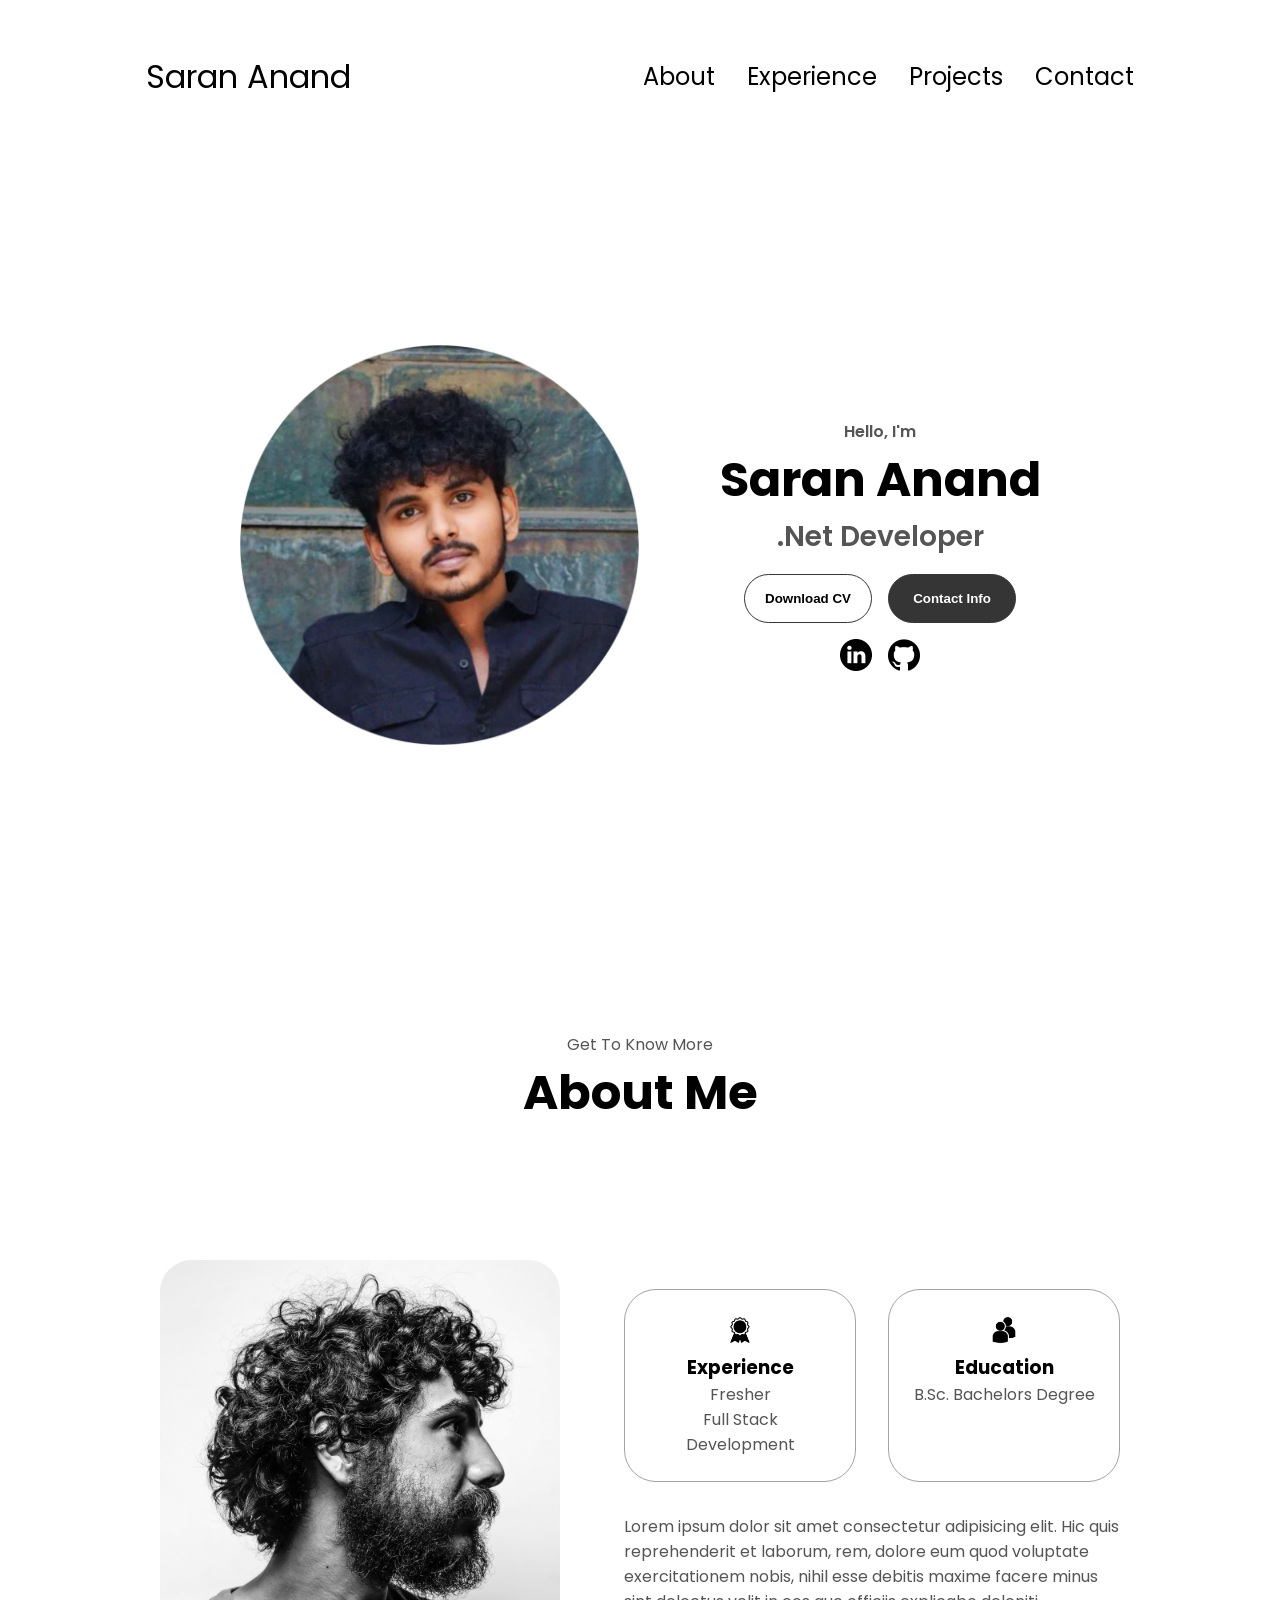
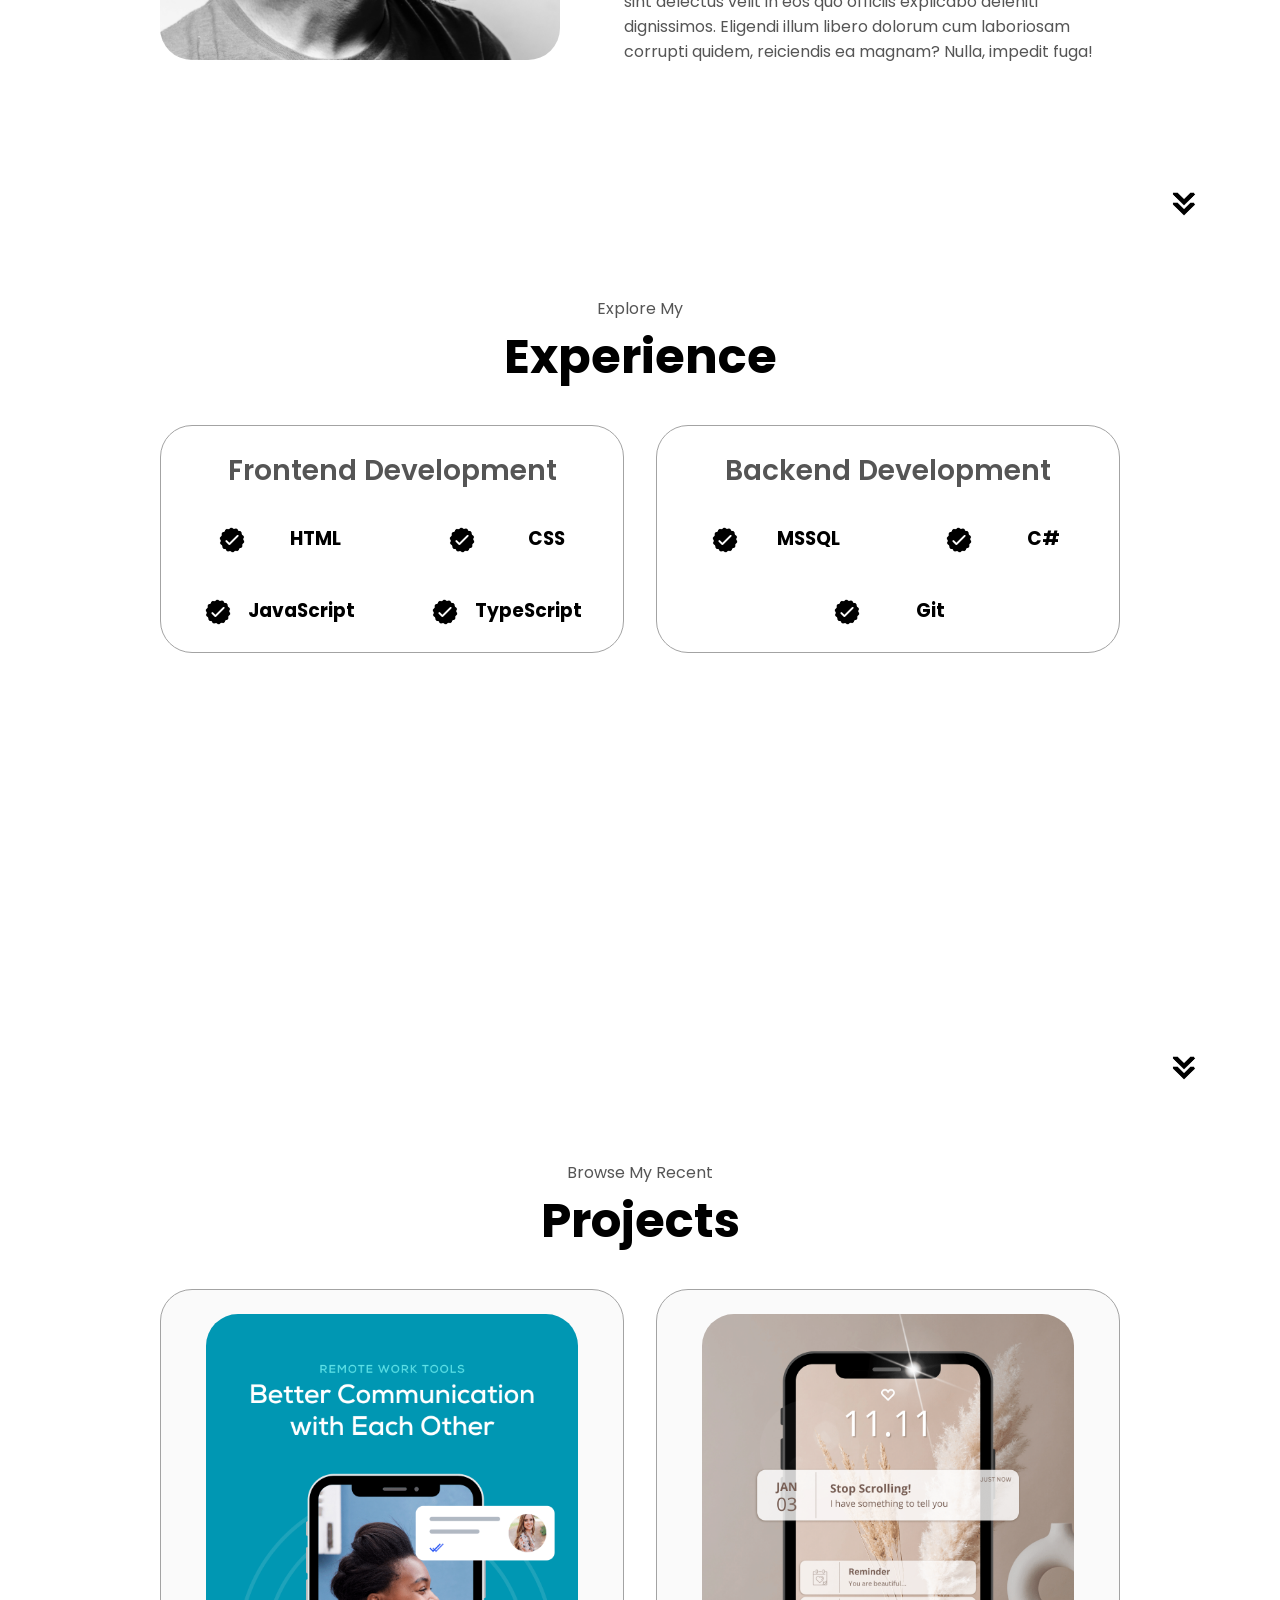
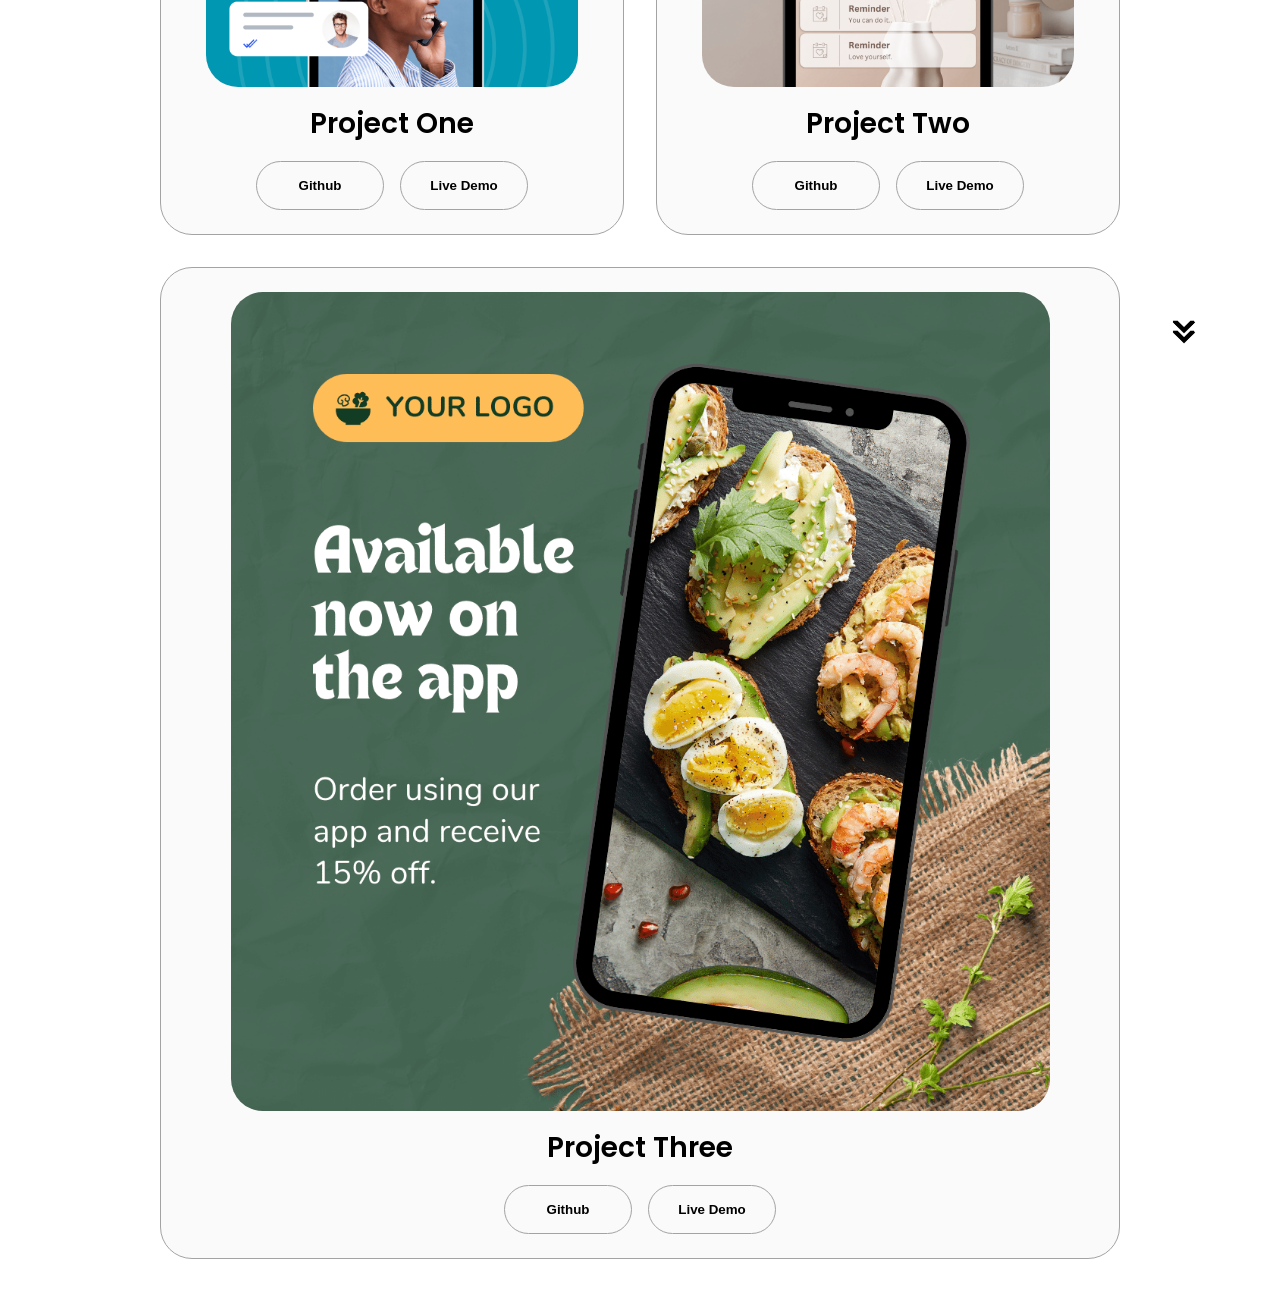
<file: index.html>
<!DOCTYPE html>
<html lang="en">
  <head>
    <meta charset="UTF-8" />
    <meta http-equiv="X-UA-Compatible" content="IE=edge" />
    <meta name="viewport" content="width=device-width, initial-scale=1.0" />
    <title>My Portfolio</title>
    <link rel="stylesheet" href="style.css" />
    <link rel="stylesheet" href="mediaqueries.css" />
  </head>
  <body>
    <nav id="desktop-nav">
      <div class="logo">Saran Anand</div>
      <div>
        <ul class="nav-links">
          <li><a href="#about">About</a></li>
          <li><a href="#experience">Experience</a></li>
          <li><a href="#projects">Projects</a></li>
          <li><a href="#contact">Contact</a></li>
        </ul>
      </div>
    </nav>
    <nav id="hamburger-nav">
      <div class="logo">Saran Anand</div>
      <div class="hamburger-menu">
        <div class="hamburger-icon" onclick="toggleMenu()">
          <span></span>
          <span></span>
          <span></span>
        </div>
        <div class="menu-links">
          <li><a href="#about" onclick="toggleMenu()">About</a></li>
          <li><a href="#experience" onclick="toggleMenu()">Experience</a></li>
          <li><a href="#projects" onclick="toggleMenu()">Projects</a></li>
          <li><a href="#contact" onclick="toggleMenu()">Contact</a></li>
        </div>
      </div>
    </nav>
    <section id="profile">
      <div class="section__pic-container">
        <img src="./assets/SaranPNG.png" alt="Saran profile picture" />
      </div>
      <div class="section__text">
        <p class="section__text__p1">Hello, I'm</p>
        <h1 class="title">Saran Anand</h1>
        <p class="section__text__p2">.Net Developer</p>
        <div class="btn-container">
          <button
            class="btn btn-color-2"
            onclick="window.open('./assets/Saran Resume.pdf')"
          >
            Download CV
          </button>
          <button class="btn btn-color-1" onclick="location.href='./#contact'">
            Contact Info
          </button>
        </div>
        <div id="socials-container">
          <img
            src="./assets/linkedin.png"
            alt="My LinkedIn profile"
            class="icon"
            onclick="location.href='https://linkedin.com/'"
          />
          <img
            src="./assets/github.png"
            alt="My Github profile"
            class="icon"
            onclick="location.href='https://github.com/'"
          />
        </div>
      </div>
    </section>
    <section id="about">
      <p class="section__text__p1">Get To Know More</p>
      <h1 class="title">About Me</h1>
      <div class="section-container">
        <div class="section__pic-container">
          <img
            src="./assets/about-pic.png"
            alt="Profile picture"
            class="about-pic"
          />
        </div>
        <div class="about-details-container">
          <div class="about-containers">
            <div class="details-container">
              <img
                src="./assets/experience.png"
                alt="Experience icon"
                class="icon"
              />
              <h3>Experience</h3>
              <p>Fresher<br />Full Stack Development</p>
            </div>
            <div class="details-container">
              <img
                src="./assets/education.png"
                alt="Education icon"
                class="icon"
              />
              <h3>Education</h3>
              <p>B.Sc. Bachelors Degree</p>
            </div>
          </div>
          <div class="text-container">
            <p>
              Lorem ipsum dolor sit amet consectetur adipisicing elit. Hic quis
              reprehenderit et laborum, rem, dolore eum quod voluptate
              exercitationem nobis, nihil esse debitis maxime facere minus sint
              delectus velit in eos quo officiis explicabo deleniti dignissimos.
              Eligendi illum libero dolorum cum laboriosam corrupti quidem,
              reiciendis ea magnam? Nulla, impedit fuga!
            </p>
          </div>
        </div>
      </div>
      <img
        src="./assets/arrow.png"
        alt="Arrow icon"
        class="icon arrow"
        onclick="location.href='./#experience'"
      />
    </section>
    <section id="experience">
      <p class="section__text__p1">Explore My</p>
      <h1 class="title">Experience</h1>
      <div class="experience-details-container">
        <div class="about-containers">
          <div class="details-container">
            <h2 class="experience-sub-title">Frontend Development</h2>
            <div class="article-container">
              <article>
                <img
                  src="./assets/checkmark.png"
                  alt="Experience icon"
                  class="icon"
                />
                <div>
                  <h3>HTML</h3>
                </div>
              </article>
              <article>
                <img
                  src="./assets/checkmark.png"
                  alt="Experience icon"
                  class="icon"
                />
                <div>
                  <h3>CSS</h3>
                </div>
              </article>
              <article>
                <img
                  src="./assets/checkmark.png"
                  alt="Experience icon"
                  class="icon"
                />
                <div>
                  <h3>JavaScript</h3>
                </div>
              </article>
              <article>
                <img
                  src="./assets/checkmark.png"
                  alt="Experience icon"
                  class="icon"
                />
                <div>
                  <h3>TypeScript</h3>
                </div>
              </article>
            </div>
          </div>
          <div class="details-container">
            <h2 class="experience-sub-title">Backend Development</h2>
            <div class="article-container">
              <article>
                <img
                  src="./assets/checkmark.png"
                  alt="Experience icon"
                  class="icon"
                />
                <div>
                  <h3>MSSQL</h3>
                </div>
              </article>
              <article>
                <img
                  src="./assets/checkmark.png"
                  alt="Experience icon"
                  class="icon"
                />
                <div>
                  <h3>C#</h3>
                </div>
              </article>
              <article>
                <img
                  src="./assets/checkmark.png"
                  alt="Experience icon"
                  class="icon"
                />
                <div>
                  <h3>Git</h3>
                </div>
              </article>
            </div>
          </div>
        </div>
      </div>
      <img
        src="./assets/arrow.png"
        alt="Arrow icon"
        class="icon arrow"
        onclick="location.href='./#projects'"
      />
    </section>
    <section id="projects">
      <p class="section__text__p1">Browse My Recent</p>
      <h1 class="title">Projects</h1>
      <div class="experience-details-container">
        <div class="about-containers">
          <div class="details-container color-container">
            <div class="article-container">
              <img
                src="./assets/project-1.png"
                alt="Project 1"
                class="project-img"
              />
            </div>
            <h2 class="experience-sub-title project-title">Project One</h2>
            <div class="btn-container">
              <button
                class="btn btn-color-2 project-btn"
                onclick="location.href='https://github.com/'"
              >
                Github
              </button>
              <button
                class="btn btn-color-2 project-btn"
                onclick="location.href='https://github.com/'"
              >
                Live Demo
              </button>
            </div>
          </div>
          <div class="details-container color-container">
            <div class="article-container">
              <img
                src="./assets/project-2.png"
                alt="Project 2"
                class="project-img"
              />
            </div>
            <h2 class="experience-sub-title project-title">Project Two</h2>
            <div class="btn-container">
              <button
                class="btn btn-color-2 project-btn"
                onclick="location.href='https://github.com/'"
              >
                Github
              </button>
              <button
                class="btn btn-color-2 project-btn"
                onclick="location.href='https://github.com/'"
              >
                Live Demo
              </button>
            </div>
          </div>
          <div class="details-container color-container">
            <div class="article-container">
              <img
                src="./assets/project-3.png"
                alt="Project 3"
                class="project-img"
              />
            </div>
            <h2 class="experience-sub-title project-title">Project Three</h2>
            <div class="btn-container">
              <button
                class="btn btn-color-2 project-btn"
                onclick="location.href='https://github.com/'"
              >
                Github
              </button>
              <button
                class="btn btn-color-2 project-btn"
                onclick="location.href='https://github.com/'"
              >
                Live Demo
              </button>
            </div>
          </div>
        </div>
      </div>
      <img
        src="./assets/arrow.png"
        alt="Arrow icon"
        class="icon arrow"
        onclick="location.href='./#contact'"
      />
    </section>
    <section id="contact">
      <p class="section__text__p1">Get in Touch</p>
      <h1 class="title">Contact Me</h1>
      <div class="contact-info-upper-container">
        <div class="contact-info-container">
          <img
            src="./assets/email.png"
            alt="Email icon"
            class="icon contact-icon email-icon"
          />
          <p><a href="mailto:saransaran1711@gmail.com">Saran@gmail.com</a></p>
        </div>
        <div class="contact-info-container">
          <img
            src="./assets/linkedin.png"
            alt="LinkedIn icon"
            class="icon contact-icon"
          />
          <p><a href="https://www.linkedin.com">LinkedIn</a></p>
        </div>
      </div>
    </section>
    <footer>
      <nav>
        <div class="nav-links-container">
          <ul class="nav-links">
            <li><a href="#about">About</a></li>
            <li><a href="#experience">Experience</a></li>
            <li><a href="#projects">Projects</a></li>
            <li><a href="#contact">Contact</a></li>
          </ul>
        </div>
      </nav>
      <p>Copyright &#169; 2024 Saran Anand. All Rights Reserved.</p>
    </footer>
    <script src="script.js"></script>
  </body>
</html>
</file>
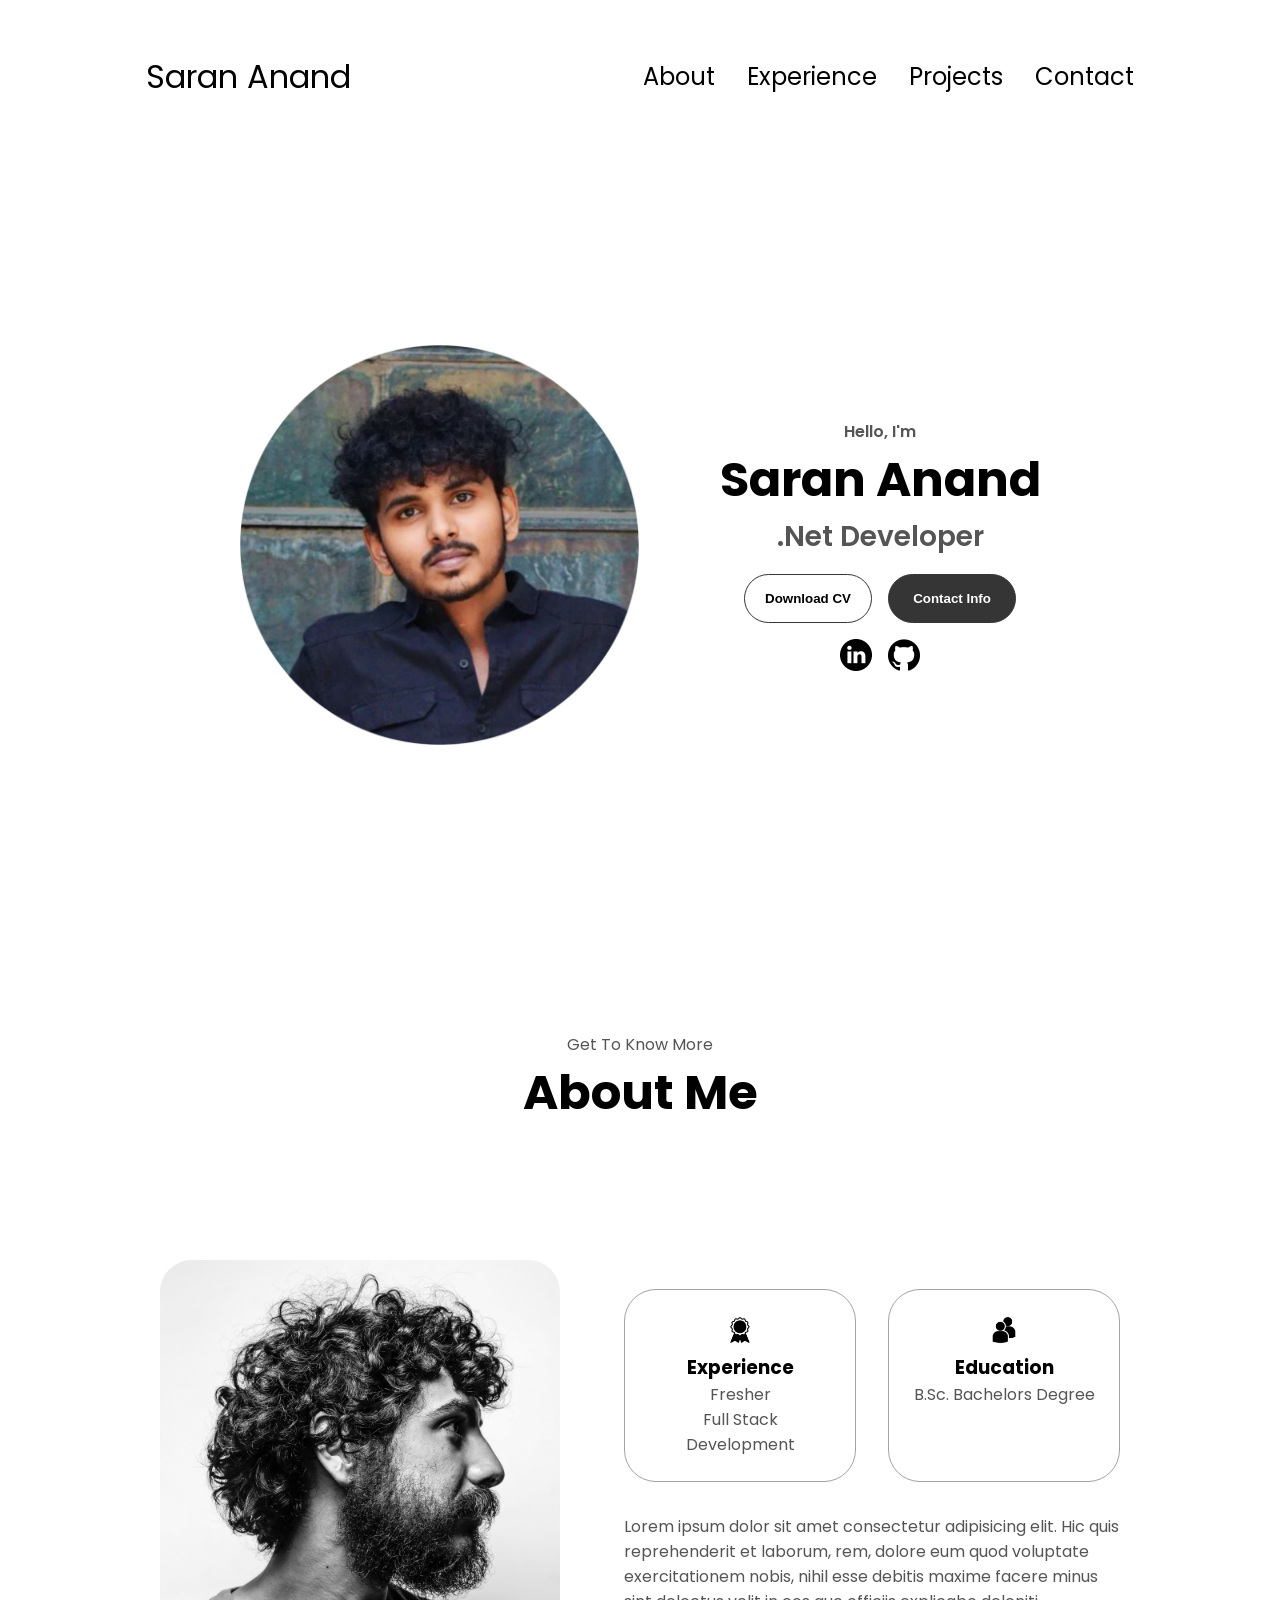
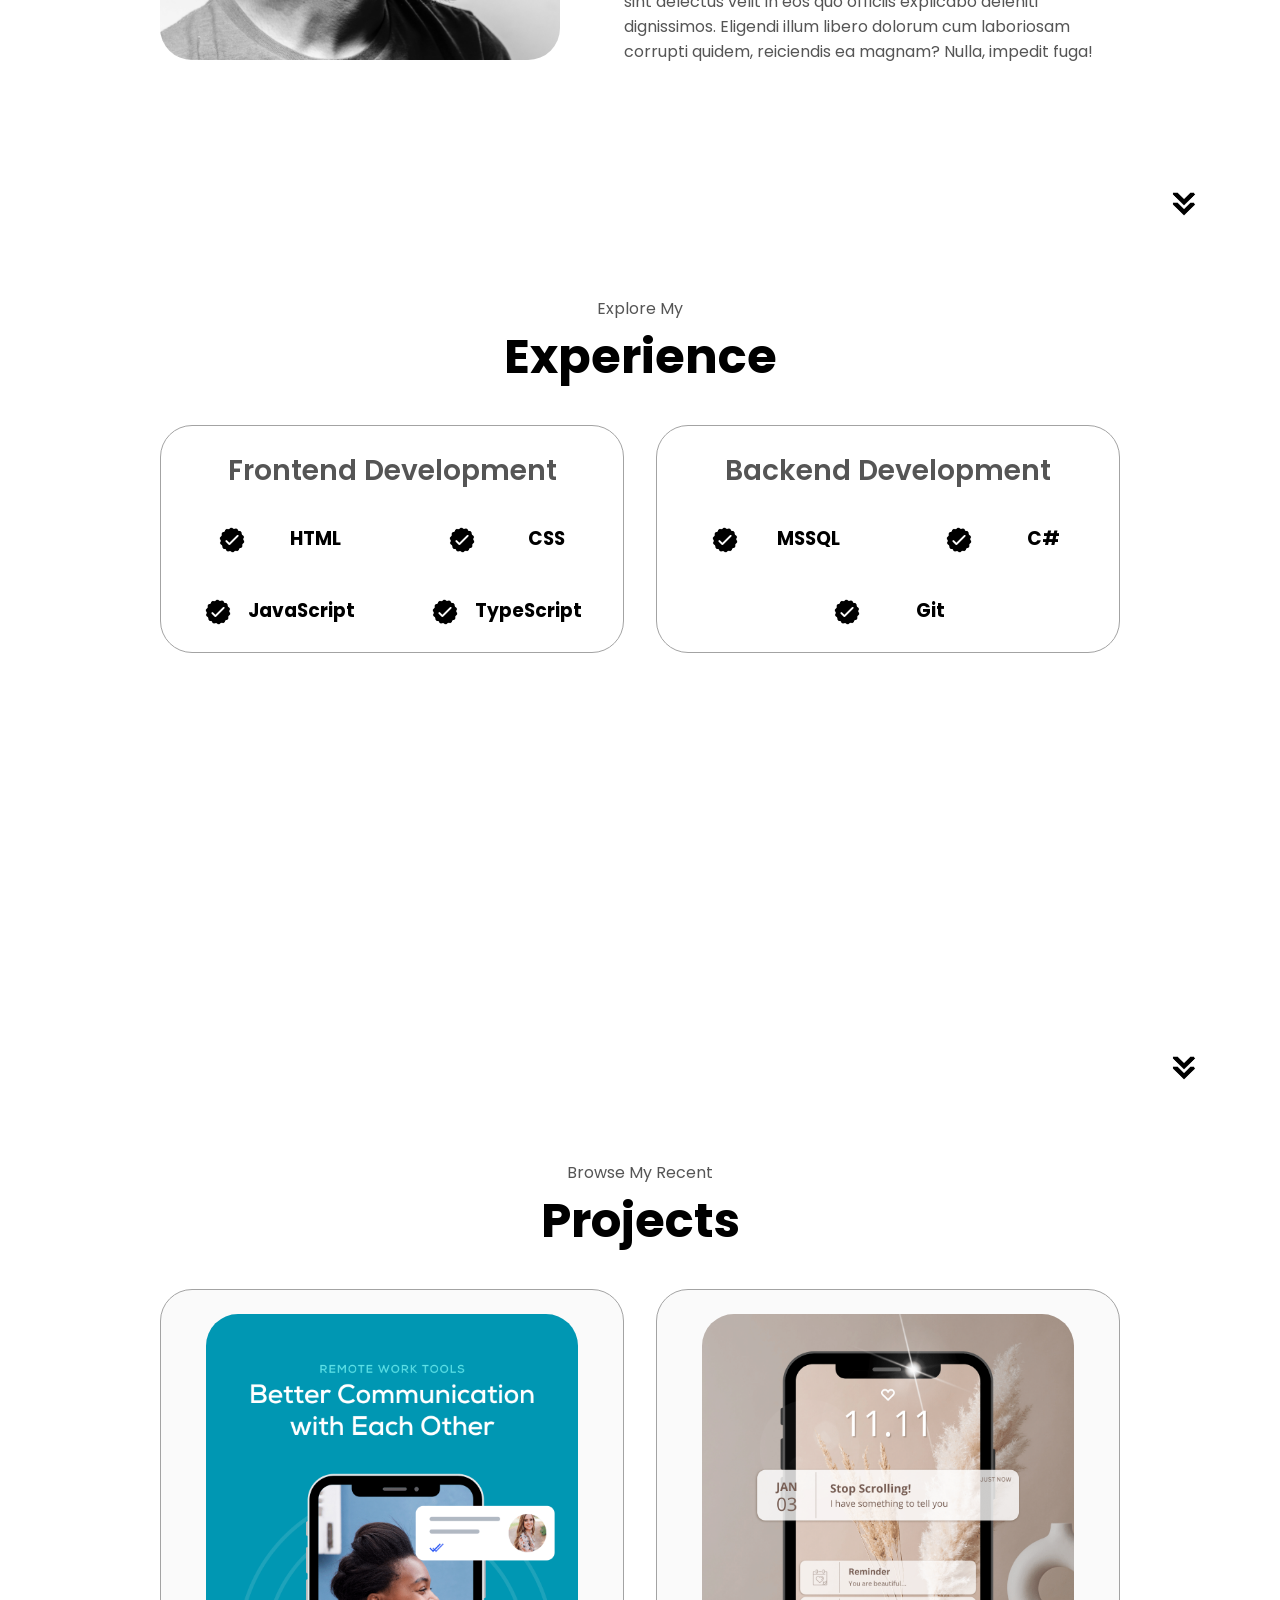
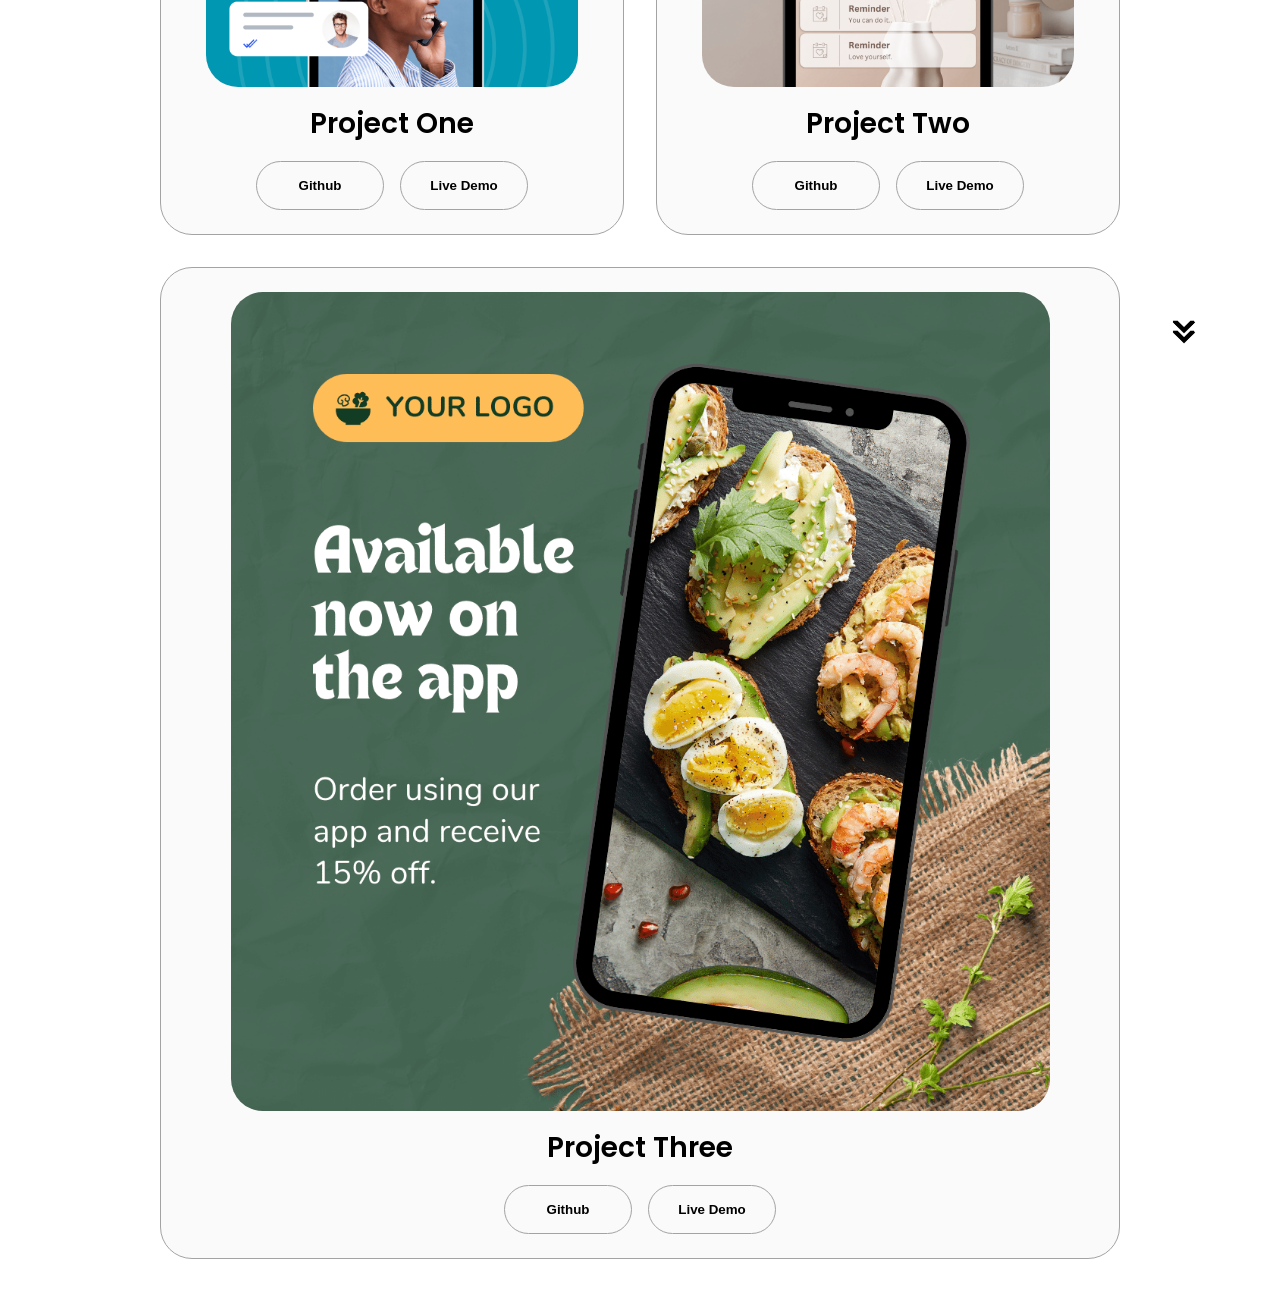
<file: html-css-js-portfolio/index.html>
<!DOCTYPE html>
<html lang="en">
  <head>
    <meta charset="UTF-8" />
    <meta http-equiv="X-UA-Compatible" content="IE=edge" />
    <meta name="viewport" content="width=device-width, initial-scale=1.0" />
    <title>My Portfolio</title>
    <link rel="stylesheet" href="style.css" />
    <link rel="stylesheet" href="mediaqueries.css" />
  </head>
  <body>
    <nav id="desktop-nav">
      <div class="logo">Saran Anand</div>
      <div>
        <ul class="nav-links">
          <li><a href="#about">About</a></li>
          <li><a href="#experience">Experience</a></li>
          <li><a href="#projects">Projects</a></li>
          <li><a href="#contact">Contact</a></li>
        </ul>
      </div>
    </nav>
    <nav id="hamburger-nav">
      <div class="logo">Saran Anand</div>
      <div class="hamburger-menu">
        <div class="hamburger-icon" onclick="toggleMenu()">
          <span></span>
          <span></span>
          <span></span>
        </div>
        <div class="menu-links">
          <li><a href="#about" onclick="toggleMenu()">About</a></li>
          <li><a href="#experience" onclick="toggleMenu()">Experience</a></li>
          <li><a href="#projects" onclick="toggleMenu()">Projects</a></li>
          <li><a href="#contact" onclick="toggleMenu()">Contact</a></li>
        </div>
      </div>
    </nav>
    <section id="profile">
      <div class="section__pic-container">
        <img src="./assets/SaranPNG.png" alt="Saran profile picture" />
      </div>
      <div class="section__text">
        <p class="section__text__p1">Hello, I'm</p>
        <h1 class="title">Saran Anand</h1>
        <p class="section__text__p2">.Net Developer</p>
        <div class="btn-container">
          <button
            class="btn btn-color-2"
            onclick="window.open('./assets/Saran Resume.pdf')"
          >
            Download CV
          </button>
          <button class="btn btn-color-1" onclick="location.href='./#contact'">
            Contact Info
          </button>
        </div>
        <div id="socials-container">
          <img
            src="./assets/linkedin.png"
            alt="My LinkedIn profile"
            class="icon"
            onclick="location.href='https://linkedin.com/'"
          />
          <img
            src="./assets/github.png"
            alt="My Github profile"
            class="icon"
            onclick="location.href='https://github.com/'"
          />
        </div>
      </div>
    </section>
    <section id="about">
      <p class="section__text__p1">Get To Know More</p>
      <h1 class="title">About Me</h1>
      <div class="section-container">
        <div class="section__pic-container">
          <img
            src="./assets/about-pic.png"
            alt="Profile picture"
            class="about-pic"
          />
        </div>
        <div class="about-details-container">
          <div class="about-containers">
            <div class="details-container">
              <img
                src="./assets/experience.png"
                alt="Experience icon"
                class="icon"
              />
              <h3>Experience</h3>
              <p>Fresher<br />Full Stack Development</p>
            </div>
            <div class="details-container">
              <img
                src="./assets/education.png"
                alt="Education icon"
                class="icon"
              />
              <h3>Education</h3>
              <p>B.Sc. Bachelors Degree</p>
            </div>
          </div>
          <div class="text-container">
            <p>
              Lorem ipsum dolor sit amet consectetur adipisicing elit. Hic quis
              reprehenderit et laborum, rem, dolore eum quod voluptate
              exercitationem nobis, nihil esse debitis maxime facere minus sint
              delectus velit in eos quo officiis explicabo deleniti dignissimos.
              Eligendi illum libero dolorum cum laboriosam corrupti quidem,
              reiciendis ea magnam? Nulla, impedit fuga!
            </p>
          </div>
        </div>
      </div>
      <img
        src="./assets/arrow.png"
        alt="Arrow icon"
        class="icon arrow"
        onclick="location.href='./#experience'"
      />
    </section>
    <section id="experience">
      <p class="section__text__p1">Explore My</p>
      <h1 class="title">Experience</h1>
      <div class="experience-details-container">
        <div class="about-containers">
          <div class="details-container">
            <h2 class="experience-sub-title">Frontend Development</h2>
            <div class="article-container">
              <article>
                <img
                  src="./assets/checkmark.png"
                  alt="Experience icon"
                  class="icon"
                />
                <div>
                  <h3>HTML</h3>
                </div>
              </article>
              <article>
                <img
                  src="./assets/checkmark.png"
                  alt="Experience icon"
                  class="icon"
                />
                <div>
                  <h3>CSS</h3>
                </div>
              </article>
              <article>
                <img
                  src="./assets/checkmark.png"
                  alt="Experience icon"
                  class="icon"
                />
                <div>
                  <h3>JavaScript</h3>
                </div>
              </article>
              <article>
                <img
                  src="./assets/checkmark.png"
                  alt="Experience icon"
                  class="icon"
                />
                <div>
                  <h3>TypeScript</h3>
                </div>
              </article>
            </div>
          </div>
          <div class="details-container">
            <h2 class="experience-sub-title">Backend Development</h2>
            <div class="article-container">
              <article>
                <img
                  src="./assets/checkmark.png"
                  alt="Experience icon"
                  class="icon"
                />
                <div>
                  <h3>MSSQL</h3>
                </div>
              </article>
              <article>
                <img
                  src="./assets/checkmark.png"
                  alt="Experience icon"
                  class="icon"
                />
                <div>
                  <h3>C#</h3>
                </div>
              </article>
              <article>
                <img
                  src="./assets/checkmark.png"
                  alt="Experience icon"
                  class="icon"
                />
                <div>
                  <h3>Git</h3>
                </div>
              </article>
            </div>
          </div>
        </div>
      </div>
      <img
        src="./assets/arrow.png"
        alt="Arrow icon"
        class="icon arrow"
        onclick="location.href='./#projects'"
      />
    </section>
    <section id="projects">
      <p class="section__text__p1">Browse My Recent</p>
      <h1 class="title">Projects</h1>
      <div class="experience-details-container">
        <div class="about-containers">
          <div class="details-container color-container">
            <div class="article-container">
              <img
                src="./assets/project-1.png"
                alt="Project 1"
                class="project-img"
              />
            </div>
            <h2 class="experience-sub-title project-title">Project One</h2>
            <div class="btn-container">
              <button
                class="btn btn-color-2 project-btn"
                onclick="location.href='https://github.com/'"
              >
                Github
              </button>
              <button
                class="btn btn-color-2 project-btn"
                onclick="location.href='https://github.com/'"
              >
                Live Demo
              </button>
            </div>
          </div>
          <div class="details-container color-container">
            <div class="article-container">
              <img
                src="./assets/project-2.png"
                alt="Project 2"
                class="project-img"
              />
            </div>
            <h2 class="experience-sub-title project-title">Project Two</h2>
            <div class="btn-container">
              <button
                class="btn btn-color-2 project-btn"
                onclick="location.href='https://github.com/'"
              >
                Github
              </button>
              <button
                class="btn btn-color-2 project-btn"
                onclick="location.href='https://github.com/'"
              >
                Live Demo
              </button>
            </div>
          </div>
          <div class="details-container color-container">
            <div class="article-container">
              <img
                src="./assets/project-3.png"
                alt="Project 3"
                class="project-img"
              />
            </div>
            <h2 class="experience-sub-title project-title">Project Three</h2>
            <div class="btn-container">
              <button
                class="btn btn-color-2 project-btn"
                onclick="location.href='https://github.com/'"
              >
                Github
              </button>
              <button
                class="btn btn-color-2 project-btn"
                onclick="location.href='https://github.com/'"
              >
                Live Demo
              </button>
            </div>
          </div>
        </div>
      </div>
      <img
        src="./assets/arrow.png"
        alt="Arrow icon"
        class="icon arrow"
        onclick="location.href='./#contact'"
      />
    </section>
    <section id="contact">
      <p class="section__text__p1">Get in Touch</p>
      <h1 class="title">Contact Me</h1>
      <div class="contact-info-upper-container">
        <div class="contact-info-container">
          <img
            src="./assets/email.png"
            alt="Email icon"
            class="icon contact-icon email-icon"
          />
          <p><a href="mailto:examplemail@gmail.com">Example@gmail.com</a></p>
        </div>
        <div class="contact-info-container">
          <img
            src="./assets/linkedin.png"
            alt="LinkedIn icon"
            class="icon contact-icon"
          />
          <p><a href="https://www.linkedin.com">LinkedIn</a></p>
        </div>
      </div>
    </section>
    <footer>
      <nav>
        <div class="nav-links-container">
          <ul class="nav-links">
            <li><a href="#about">About</a></li>
            <li><a href="#experience">Experience</a></li>
            <li><a href="#projects">Projects</a></li>
            <li><a href="#contact">Contact</a></li>
          </ul>
        </div>
      </nav>
      <p>Copyright &#169; 2024 Saran Anand. All Rights Reserved.</p>
    </footer>
    <script src="script.js"></script>
  </body>
</html>
</file>
<file: style.css>
/* GENERAL */

@import url("https://fonts.googleapis.com/css2?family=Poppins:wght@300;400;500;600&display=swap");

* {
  margin: 0;
  padding: 0;
}

body {
  font-family: "Poppins", sans-serif;
}

html {
  scroll-behavior: smooth;
}

p {
  color: rgb(85, 85, 85);
}

/* TRANSITION */

a,
.btn {
  transition: all 300ms ease;
}

/* DESKTOP NAV */

nav,
.nav-links {
  display: flex;
}

nav {
  justify-content: space-around;
  align-items: center;
  height: 17vh;
}

.nav-links {
  gap: 2rem;
  list-style: none;
  font-size: 1.5rem;
}

a {
  color: black;
  text-decoration: none;
  text-decoration-color: white;
}

a:hover {
  color: grey;
  text-decoration: underline;
  text-underline-offset: 1rem;
  text-decoration-color: rgb(181, 181, 181);
}

.logo {
  font-size: 2rem;
}

.logo:hover {
  cursor: default;
}

/* HAMBURGER MENU */

#hamburger-nav {
  display: none;
}

.hamburger-menu {
  position: relative;
  display: inline-block;
}

.hamburger-icon {
  display: flex;
  flex-direction: column;
  justify-content: space-between;
  height: 24px;
  width: 30px;
  cursor: pointer;
}

.hamburger-icon span {
  width: 100%;
  height: 2px;
  background-color: black;
  transition: all 0.3 ease-in-out;
}

.menu-links {
  position: absolute;
  top: 100%;
  right: 0;
  background-color: white;
  width: fit-content;
  max-height: 0;
  overflow: hidden;
  transition: all 0.3 ease-in-out;
}

.menu-links a {
  display: block;
  padding: 10px;
  text-align: center;
  font-size: 1.5rem;
  color: black;
  text-decoration: none;
  transition: all 0.3 ease-in-out;
}

.menu-links li {
  list-style: none;
}

.menu-links.open {
  max-height: 300px;
}

.hamburger-icon.open span:first-child {
  transform: rotate(45deg) translate(10px, 5px);
}

.hamburger-icon.open span:nth-child(2) {
  opacity: 0;
}

.hamburger-icon.open span:last-child {
  transform: rotate(-45deg) translate(10px, -5px);
}

.hamburger-icon span:first-child {
  transform: none;
}

.hamburger-icon span:first-child {
  opacity: 1;
}

.hamburger-icon span:first-child {
  transform: none;
}

/* SECTIONS */

section {
  padding-top: 4vh;
  height: 96vh;
  margin: 0 10rem;
  box-sizing: border-box;
  min-height: fit-content;
}

.section-container {
  display: flex;
}

/* PROFILE SECTION */

#profile {
  display: flex;
  justify-content: center;
  gap: 5rem;
  height: 80vh;
}

.section__pic-container {
  display: flex;
  height: 400px;
  width: 400px;
  margin: auto 0;
}

.section__text {
  align-self: center;
  text-align: center;
}

.section__text p {
  font-weight: 600;
}

.section__text__p1 {
  text-align: center;
}

.section__text__p2 {
  font-size: 1.75rem;
  margin-bottom: 1rem;
}

.title {
  font-size: 3rem;
  text-align: center;
}

#socials-container {
  display: flex;
  justify-content: center;
  margin-top: 1rem;
  gap: 1rem;
}

/* ICONS */

.icon {
  cursor: pointer;
  height: 2rem;
}

/* BUTTONS */

.btn-container {
  display: flex;
  justify-content: center;
  gap: 1rem;
}

.btn {
  font-weight: 600;
  transition: all 300ms ease;
  padding: 1rem;
  width: 8rem;
  border-radius: 2rem;
}

.btn-color-1,
.btn-color-2 {
  border: rgb(53, 53, 53) 0.1rem solid;
}

.btn-color-1:hover,
.btn-color-2:hover {
  cursor: pointer;
}

.btn-color-1,
.btn-color-2:hover {
  background: rgb(53, 53, 53);
  color: white;
}

.btn-color-1:hover {
  background: rgb(0, 0, 0);
}

.btn-color-2 {
  background: none;
}

.btn-color-2:hover {
  border: rgb(255, 255, 255) 0.1rem solid;
}

.btn-container {
  gap: 1rem;
}

/* ABOUT SECTION */

#about {
  position: relative;
}

.about-containers {
  gap: 2rem;
  margin-bottom: 2rem;
  margin-top: 2rem;
}

.about-details-container {
  justify-content: center;
  flex-direction: column;
}

.about-containers,
.about-details-container {
  display: flex;
}

.about-pic {
  border-radius: 2rem;
}

.arrow {
  position: absolute;
  right: -5rem;
  bottom: 2.5rem;
}

.details-container {
  padding: 1.5rem;
  flex: 1;
  background: white;
  border-radius: 2rem;
  border: rgb(53, 53, 53) 0.1rem solid;
  border-color: rgb(163, 163, 163);
  text-align: center;
}

.section-container {
  gap: 4rem;
  height: 80%;
}

.section__pic-container {
  height: 400px;
  width: 400px;
  margin: auto 0;
}

/* EXPERIENCE SECTION */

#experience {
  position: relative;
}

.experience-sub-title {
  color: rgb(85, 85, 85);
  font-weight: 600;
  font-size: 1.75rem;
  margin-bottom: 2rem;
}

.experience-details-container {
  display: flex;
  justify-content: center;
  flex-direction: column;
}

.article-container {
  display: flex;
  text-align: initial;
  flex-wrap: wrap;
  flex-direction: row;
  gap: 2.5rem;
  justify-content: space-around;
}

article {
  display: flex;
  width: 10rem;
  justify-content: space-around;
  gap: 0.5rem;
}

article .icon {
  cursor: default;
}

/* PROJECTS SECTION */

#projects {
  position: relative;
}

.color-container {
  border-color: rgb(163, 163, 163);
  background: rgb(250, 250, 250);
}

.project-img {
  border-radius: 2rem;
  width: 90%;
  height: 90%;
}

.project-title {
  margin: 1rem;
  color: black;
}

.project-btn {
  color: black;
  border-color: rgb(163, 163, 163);
}

/* CONTACT */

#contact {
  display: flex;
  justify-content: center;
  flex-direction: column;
  height: 70vh;
}

.contact-info-upper-container {
  display: flex;
  justify-content: center;
  border-radius: 2rem;
  border: rgb(53, 53, 53) 0.1rem solid;
  border-color: rgb(163, 163, 163);
  background: (250, 250, 250);
  margin: 2rem auto;
  padding: 0.5rem;
}

.contact-info-container {
  display: flex;
  align-items: center;
  justify-content: center;
  gap: 0.5rem;
  margin: 1rem;
}

.contact-info-container p {
  font-size: larger;
}

.contact-icon {
  cursor: default;
}

.email-icon {
  height: 2.5rem;
}

/* FOOTER SECTION */

footer {
  height: 26vh;
  margin: 0 1rem;
}

footer p {
  text-align: center;
}
</file>
<file: mediaqueries.css>
@media screen and (max-width: 1400px){
    #profile{
        height: 83vh;
        margin-bottom: 6rem;
    }
    .about-containers {
        flex-wrap: wrap;
    }
}
@media screen and (max-width: 1200px){
    #desktop-nav {
        display: none;
    }
    #hamburger-nav{
        display: flex;
    }
    #experience-details-container {
        margin-top: 2rem;
    }
    #profile,
    .section-container{
        display: block;
    }
    .arrow {
        display: none;
    }
    section,
    .section-container {
        height: fit-content;
    }
    section {
        margin: 0 5%;
    }
    .section__pic-container {
        width: 275px;
        height: 275px;
        margin: 0 auto 2rem;
    }
    .about-containers {
        margin-top: 0;
    }
}

@media screen and (max-width: 600px){
    #contact,
    footer {
        height: 40vh;
    }
    #profile {
        height: 83vh;
        margin-bottom: 0;
    }
    article {
        font-size: 1rem;
    }
    footer nav {
        height: fit-content;
        margin-bottom: 2rem;
    }
    .about-containers,
     .contact-info-upper-container, 
     .btn-container {
        flex-wrap: wrap;
    }
    .contact-info-container {
        margin: 0;
    }
    .contact-info-container p,
    .nav-links li a {
        font-size: 1rem;
    }
    .experience-sub-title {
        font-size: 1.25rem;
    }
    .logo {
        font-size: 1.5rem;
    }
    .nav-links {
        flex-direction: column;
        gap: 0.5rem;
        text-align: center;
    }
    .section__pic-container {
        width: auto;
        height: 46vw;
        justify-content: center;
    }
    .section__text__p2 {
        font-size: 1.25rem;
    }
    .title {
        font-size: 2rem;
    }
    .text-container {
        text-align: justify;
    }
}
</file>
<file: html-css-js-portfolio/style.css>
/* GENERAL */

@import url("https://fonts.googleapis.com/css2?family=Poppins:wght@300;400;500;600&display=swap");

* {
  margin: 0;
  padding: 0;
}

body {
  font-family: "Poppins", sans-serif;
}

html {
  scroll-behavior: smooth;
}

p {
  color: rgb(85, 85, 85);
}

/* TRANSITION */

a,
.btn {
  transition: all 300ms ease;
}

/* DESKTOP NAV */

nav,
.nav-links {
  display: flex;
}

nav {
  justify-content: space-around;
  align-items: center;
  height: 17vh;
}

.nav-links {
  gap: 2rem;
  list-style: none;
  font-size: 1.5rem;
}

a {
  color: black;
  text-decoration: none;
  text-decoration-color: white;
}

a:hover {
  color: grey;
  text-decoration: underline;
  text-underline-offset: 1rem;
  text-decoration-color: rgb(181, 181, 181);
}

.logo {
  font-size: 2rem;
}

.logo:hover {
  cursor: default;
}

/* HAMBURGER MENU */

#hamburger-nav {
  display: none;
}

.hamburger-menu {
  position: relative;
  display: inline-block;
}

.hamburger-icon {
  display: flex;
  flex-direction: column;
  justify-content: space-between;
  height: 24px;
  width: 30px;
  cursor: pointer;
}

.hamburger-icon span {
  width: 100%;
  height: 2px;
  background-color: black;
  transition: all 0.3 ease-in-out;
}

.menu-links {
  position: absolute;
  top: 100%;
  right: 0;
  background-color: white;
  width: fit-content;
  max-height: 0;
  overflow: hidden;
  transition: all 0.3 ease-in-out;
}

.menu-links a {
  display: block;
  padding: 10px;
  text-align: center;
  font-size: 1.5rem;
  color: black;
  text-decoration: none;
  transition: all 0.3 ease-in-out;
}

.menu-links li {
  list-style: none;
}

.menu-links.open {
  max-height: 300px;
}

.hamburger-icon.open span:first-child {
  transform: rotate(45deg) translate(10px, 5px);
}

.hamburger-icon.open span:nth-child(2) {
  opacity: 0;
}

.hamburger-icon.open span:last-child {
  transform: rotate(-45deg) translate(10px, -5px);
}

.hamburger-icon span:first-child {
  transform: none;
}

.hamburger-icon span:first-child {
  opacity: 1;
}

.hamburger-icon span:first-child {
  transform: none;
}

/* SECTIONS */

section {
  padding-top: 4vh;
  height: 96vh;
  margin: 0 10rem;
  box-sizing: border-box;
  min-height: fit-content;
}

.section-container {
  display: flex;
}

/* PROFILE SECTION */

#profile {
  display: flex;
  justify-content: center;
  gap: 5rem;
  height: 80vh;
}

.section__pic-container {
  display: flex;
  height: 400px;
  width: 400px;
  margin: auto 0;
}

.section__text {
  align-self: center;
  text-align: center;
}

.section__text p {
  font-weight: 600;
}

.section__text__p1 {
  text-align: center;
}

.section__text__p2 {
  font-size: 1.75rem;
  margin-bottom: 1rem;
}

.title {
  font-size: 3rem;
  text-align: center;
}

#socials-container {
  display: flex;
  justify-content: center;
  margin-top: 1rem;
  gap: 1rem;
}

/* ICONS */

.icon {
  cursor: pointer;
  height: 2rem;
}

/* BUTTONS */

.btn-container {
  display: flex;
  justify-content: center;
  gap: 1rem;
}

.btn {
  font-weight: 600;
  transition: all 300ms ease;
  padding: 1rem;
  width: 8rem;
  border-radius: 2rem;
}

.btn-color-1,
.btn-color-2 {
  border: rgb(53, 53, 53) 0.1rem solid;
}

.btn-color-1:hover,
.btn-color-2:hover {
  cursor: pointer;
}

.btn-color-1,
.btn-color-2:hover {
  background: rgb(53, 53, 53);
  color: white;
}

.btn-color-1:hover {
  background: rgb(0, 0, 0);
}

.btn-color-2 {
  background: none;
}

.btn-color-2:hover {
  border: rgb(255, 255, 255) 0.1rem solid;
}

.btn-container {
  gap: 1rem;
}

/* ABOUT SECTION */

#about {
  position: relative;
}

.about-containers {
  gap: 2rem;
  margin-bottom: 2rem;
  margin-top: 2rem;
}

.about-details-container {
  justify-content: center;
  flex-direction: column;
}

.about-containers,
.about-details-container {
  display: flex;
}

.about-pic {
  border-radius: 2rem;
}

.arrow {
  position: absolute;
  right: -5rem;
  bottom: 2.5rem;
}

.details-container {
  padding: 1.5rem;
  flex: 1;
  background: white;
  border-radius: 2rem;
  border: rgb(53, 53, 53) 0.1rem solid;
  border-color: rgb(163, 163, 163);
  text-align: center;
}

.section-container {
  gap: 4rem;
  height: 80%;
}

.section__pic-container {
  height: 400px;
  width: 400px;
  margin: auto 0;
}

/* EXPERIENCE SECTION */

#experience {
  position: relative;
}

.experience-sub-title {
  color: rgb(85, 85, 85);
  font-weight: 600;
  font-size: 1.75rem;
  margin-bottom: 2rem;
}

.experience-details-container {
  display: flex;
  justify-content: center;
  flex-direction: column;
}

.article-container {
  display: flex;
  text-align: initial;
  flex-wrap: wrap;
  flex-direction: row;
  gap: 2.5rem;
  justify-content: space-around;
}

article {
  display: flex;
  width: 10rem;
  justify-content: space-around;
  gap: 0.5rem;
}

article .icon {
  cursor: default;
}

/* PROJECTS SECTION */

#projects {
  position: relative;
}

.color-container {
  border-color: rgb(163, 163, 163);
  background: rgb(250, 250, 250);
}

.project-img {
  border-radius: 2rem;
  width: 90%;
  height: 90%;
}

.project-title {
  margin: 1rem;
  color: black;
}

.project-btn {
  color: black;
  border-color: rgb(163, 163, 163);
}

/* CONTACT */

#contact {
  display: flex;
  justify-content: center;
  flex-direction: column;
  height: 70vh;
}

.contact-info-upper-container {
  display: flex;
  justify-content: center;
  border-radius: 2rem;
  border: rgb(53, 53, 53) 0.1rem solid;
  border-color: rgb(163, 163, 163);
  background: (250, 250, 250);
  margin: 2rem auto;
  padding: 0.5rem;
}

.contact-info-container {
  display: flex;
  align-items: center;
  justify-content: center;
  gap: 0.5rem;
  margin: 1rem;
}

.contact-info-container p {
  font-size: larger;
}

.contact-icon {
  cursor: default;
}

.email-icon {
  height: 2.5rem;
}

/* FOOTER SECTION */

footer {
  height: 26vh;
  margin: 0 1rem;
}

footer p {
  text-align: center;
}
</file>
<file: html-css-js-portfolio/mediaqueries.css>
@media screen and (max-width: 1400px){
    #profile{
        height: 83vh;
        margin-bottom: 6rem;
    }
    .about-containers {
        flex-wrap: wrap;
    }
}
@media screen and (max-width: 1200px){
    #desktop-nav {
        display: none;
    }
    #hamburger-nav{
        display: flex;
    }
    #experience-details-container {
        margin-top: 2rem;
    }
    #profile,
    .section-container{
        display: block;
    }
    .arrow {
        display: none;
    }
    section,
    .section-container {
        height: fit-content;
    }
    section {
        margin: 0 5%;
    }
    .section__pic-container {
        width: 275px;
        height: 275px;
        margin: 0 auto 2rem;
    }
    .about-containers {
        margin-top: 0;
    }
}

@media screen and (max-width: 600px){
    #contact,
    footer {
        height: 40vh;
    }
    #profile {
        height: 83vh;
        margin-bottom: 0;
    }
    article {
        font-size: 1rem;
    }
    footer nav {
        height: fit-content;
        margin-bottom: 2rem;
    }
    .about-containers,
     .contact-info-upper-container, 
     .btn-container {
        flex-wrap: wrap;
    }
    .contact-info-container {
        margin: 0;
    }
    .contact-info-container p,
    .nav-links li a {
        font-size: 1rem;
    }
    .experience-sub-title {
        font-size: 1.25rem;
    }
    .logo {
        font-size: 1.5rem;
    }
    .nav-links {
        flex-direction: column;
        gap: 0.5rem;
        text-align: center;
    }
    .section__pic-container {
        width: auto;
        height: 46vw;
        justify-content: center;
    }
    .section__text__p2 {
        font-size: 1.25rem;
    }
    .title {
        font-size: 2rem;
    }
    .text-container {
        text-align: justify;
    }
}
</file>
